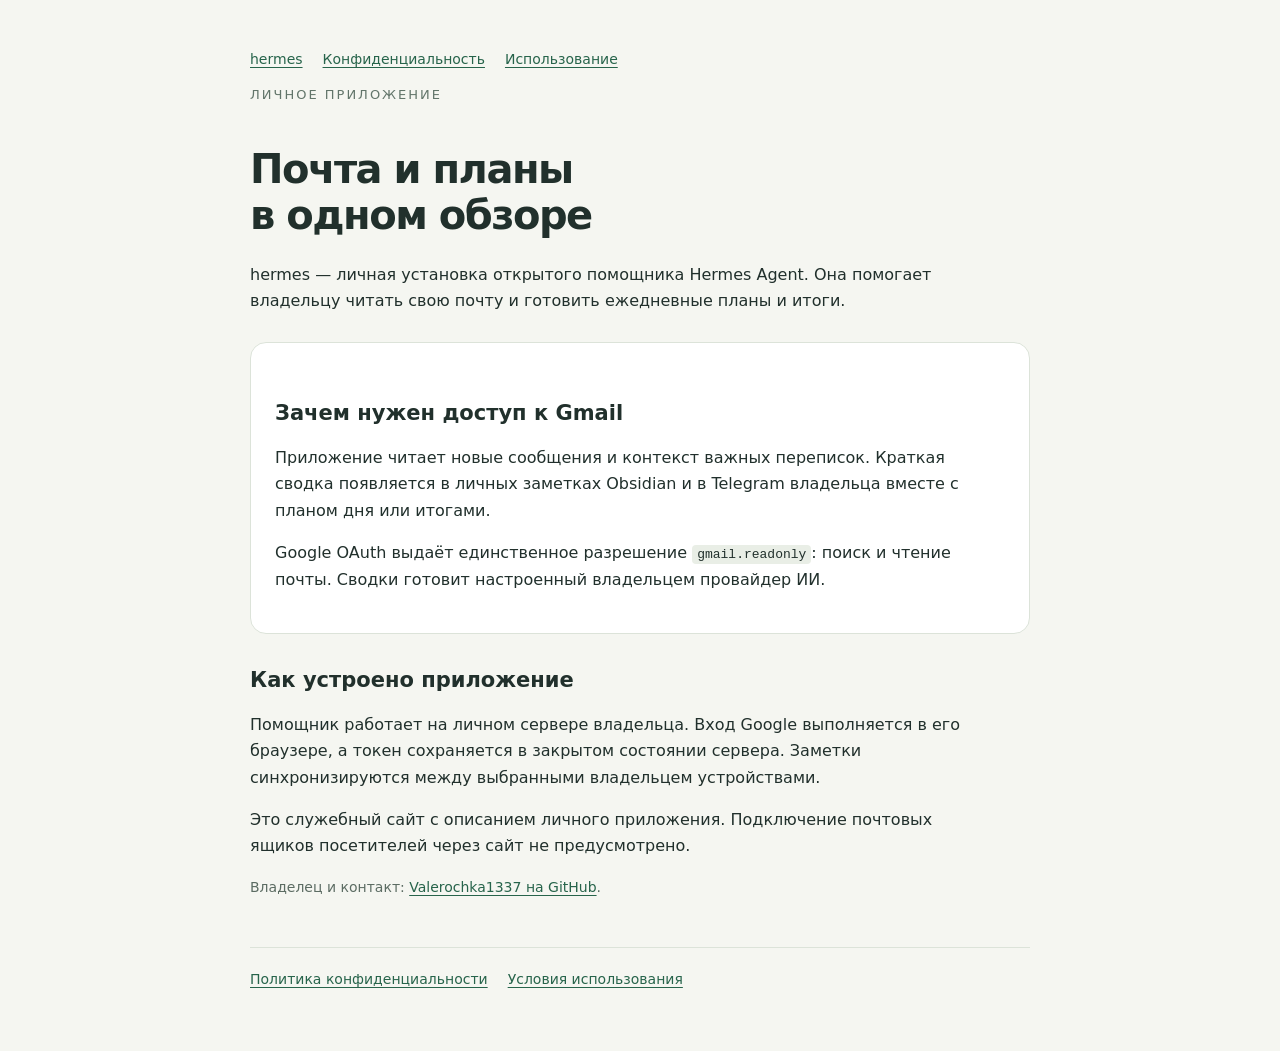
<file: index.html>
<!doctype html><html lang="ru"><head><meta charset="utf-8"><meta name="viewport" content="width=device-width,initial-scale=1"><title>hermes — личный помощник</title><link rel="stylesheet" href="style.css"></head><body>
<nav><a href="index.html">hermes</a><a href="privacy.html">Конфиденциальность</a><a href="terms.html">Использование</a></nav>
<main><p class="eyebrow">Личное приложение</p><h1>Почта и планы<br>в одном обзоре</h1>
<p>hermes — личная установка открытого помощника Hermes Agent. Она помогает владельцу читать свою почту и готовить ежедневные планы и итоги.</p>
<section class="card"><h2>Зачем нужен доступ к Gmail</h2><p>Приложение читает новые сообщения и контекст важных переписок. Краткая сводка появляется в личных заметках Obsidian и в Telegram владельца вместе с планом дня или итогами.</p><p>Google OAuth выдаёт единственное разрешение <code>gmail.readonly</code>: поиск и чтение почты. Сводки готовит настроенный владельцем провайдер ИИ.</p></section>
<h2>Как устроено приложение</h2><p>Помощник работает на личном сервере владельца. Вход Google выполняется в его браузере, а токен сохраняется в закрытом состоянии сервера. Заметки синхронизируются между выбранными владельцем устройствами.</p>
<p>Это служебный сайт с описанием личного приложения. Подключение почтовых ящиков посетителей через сайт не предусмотрено.</p>
<p class="muted">Владелец и контакт: <a href="https://github.com/Valerochka1337">Valerochka1337 на GitHub</a>.</p></main>
<footer><a href="privacy.html">Политика конфиденциальности</a><a href="terms.html">Условия использования</a></footer></body></html>
</file>
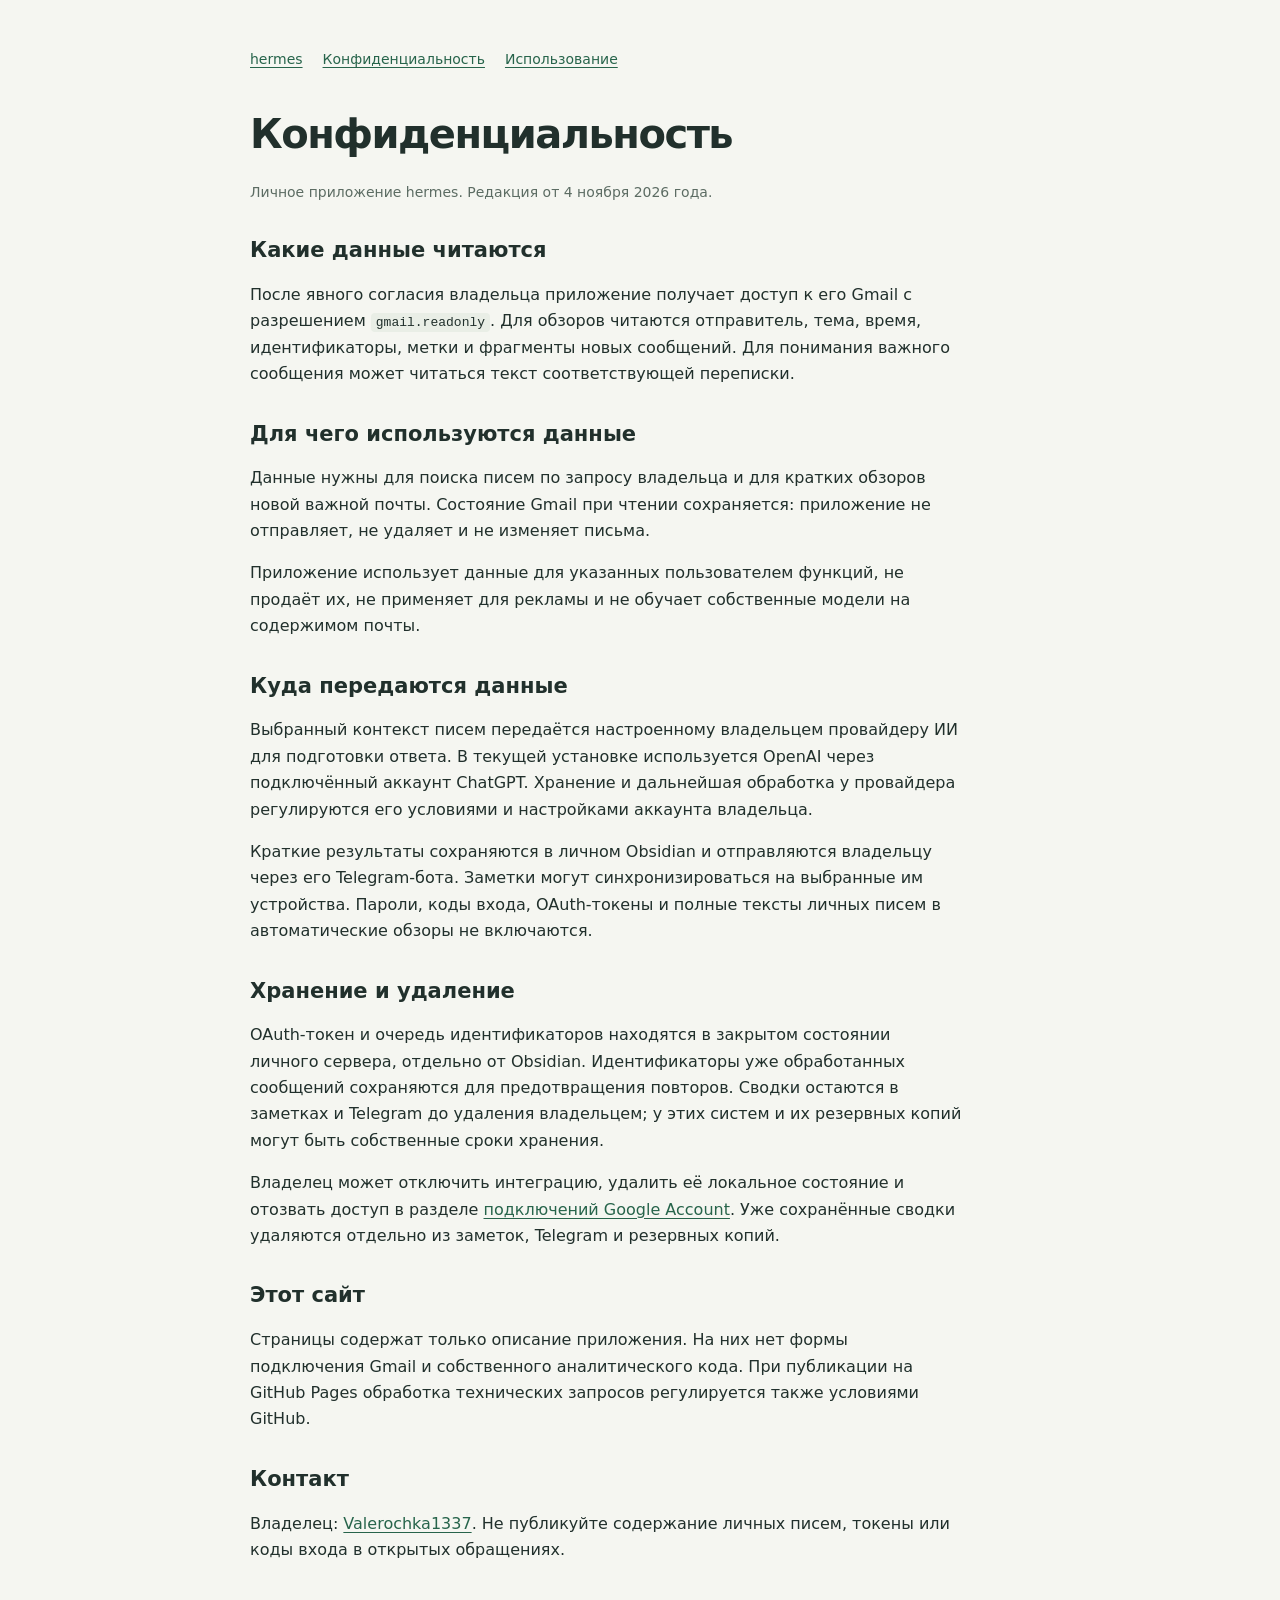
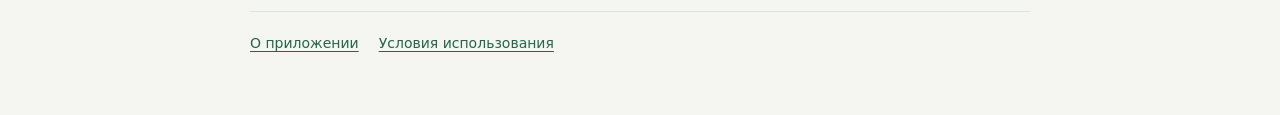
<file: privacy.html>
<!doctype html><html lang="ru"><head><meta charset="utf-8"><meta name="viewport" content="width=device-width,initial-scale=1"><title>Конфиденциальность — hermes</title><link rel="stylesheet" href="style.css"></head><body>
<nav><a href="index.html">hermes</a><a href="privacy.html">Конфиденциальность</a><a href="terms.html">Использование</a></nav>
<main><h1>Конфиденциальность</h1><p class="muted">Личное приложение hermes. Редакция от 4 ноября 2026 года.</p>
<h2>Какие данные читаются</h2><p>После явного согласия владельца приложение получает доступ к его Gmail с разрешением <code>gmail.readonly</code>. Для обзоров читаются отправитель, тема, время, идентификаторы, метки и фрагменты новых сообщений. Для понимания важного сообщения может читаться текст соответствующей переписки.</p>
<h2>Для чего используются данные</h2><p>Данные нужны для поиска писем по запросу владельца и для кратких обзоров новой важной почты. Состояние Gmail при чтении сохраняется: приложение не отправляет, не удаляет и не изменяет письма.</p><p>Приложение использует данные для указанных пользователем функций, не продаёт их, не применяет для рекламы и не обучает собственные модели на содержимом почты.</p>
<h2>Куда передаются данные</h2><p>Выбранный контекст писем передаётся настроенному владельцем провайдеру ИИ для подготовки ответа. В текущей установке используется OpenAI через подключённый аккаунт ChatGPT. Хранение и дальнейшая обработка у провайдера регулируются его условиями и настройками аккаунта владельца.</p><p>Краткие результаты сохраняются в личном Obsidian и отправляются владельцу через его Telegram-бота. Заметки могут синхронизироваться на выбранные им устройства. Пароли, коды входа, OAuth-токены и полные тексты личных писем в автоматические обзоры не включаются.</p>
<h2>Хранение и удаление</h2><p>OAuth-токен и очередь идентификаторов находятся в закрытом состоянии личного сервера, отдельно от Obsidian. Идентификаторы уже обработанных сообщений сохраняются для предотвращения повторов. Сводки остаются в заметках и Telegram до удаления владельцем; у этих систем и их резервных копий могут быть собственные сроки хранения.</p><p>Владелец может отключить интеграцию, удалить её локальное состояние и отозвать доступ в разделе <a href="https://myaccount.google.com/connections">подключений Google Account</a>. Уже сохранённые сводки удаляются отдельно из заметок, Telegram и резервных копий.</p>
<h2>Этот сайт</h2><p>Страницы содержат только описание приложения. На них нет формы подключения Gmail и собственного аналитического кода. При публикации на GitHub Pages обработка технических запросов регулируется также условиями GitHub.</p>
<h2>Контакт</h2><p>Владелец: <a href="https://github.com/Valerochka1337">Valerochka1337</a>. Не публикуйте содержание личных писем, токены или коды входа в открытых обращениях.</p></main>
<footer><a href="index.html">О приложении</a><a href="terms.html">Условия использования</a></footer></body></html>
</file>
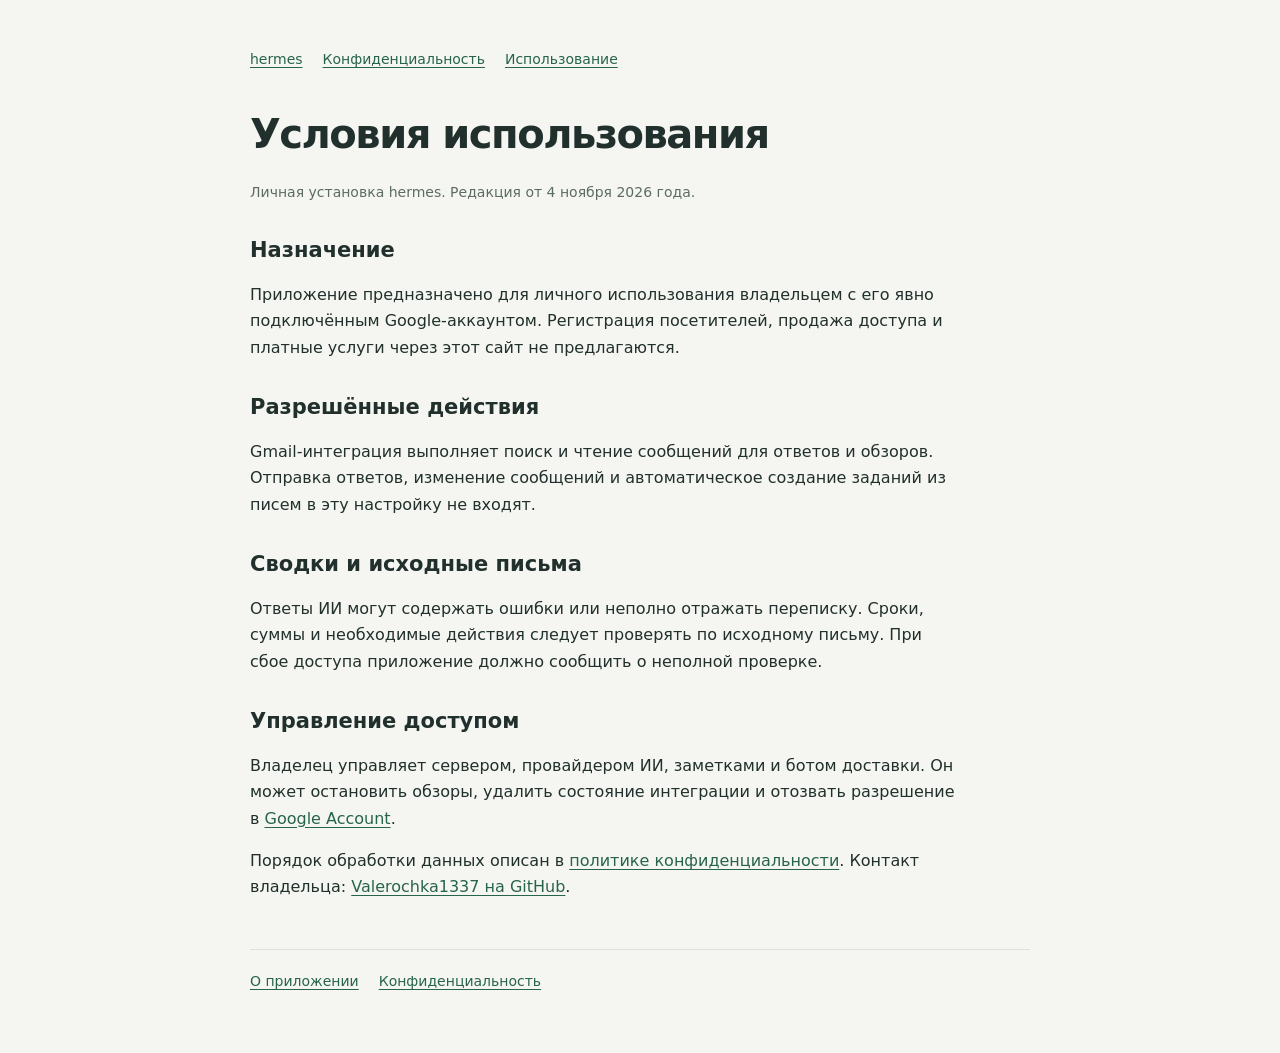
<file: terms.html>
<!doctype html><html lang="ru"><head><meta charset="utf-8"><meta name="viewport" content="width=device-width,initial-scale=1"><title>Использование — hermes</title><link rel="stylesheet" href="style.css"></head><body>
<nav><a href="index.html">hermes</a><a href="privacy.html">Конфиденциальность</a><a href="terms.html">Использование</a></nav>
<main><h1>Условия использования</h1><p class="muted">Личная установка hermes. Редакция от 4 ноября 2026 года.</p>
<h2>Назначение</h2><p>Приложение предназначено для личного использования владельцем с его явно подключённым Google-аккаунтом. Регистрация посетителей, продажа доступа и платные услуги через этот сайт не предлагаются.</p>
<h2>Разрешённые действия</h2><p>Gmail-интеграция выполняет поиск и чтение сообщений для ответов и обзоров. Отправка ответов, изменение сообщений и автоматическое создание заданий из писем в эту настройку не входят.</p>
<h2>Сводки и исходные письма</h2><p>Ответы ИИ могут содержать ошибки или неполно отражать переписку. Сроки, суммы и необходимые действия следует проверять по исходному письму. При сбое доступа приложение должно сообщить о неполной проверке.</p>
<h2>Управление доступом</h2><p>Владелец управляет сервером, провайдером ИИ, заметками и ботом доставки. Он может остановить обзоры, удалить состояние интеграции и отозвать разрешение в <a href="https://myaccount.google.com/connections">Google Account</a>.</p>
<p>Порядок обработки данных описан в <a href="privacy.html">политике конфиденциальности</a>. Контакт владельца: <a href="https://github.com/Valerochka1337">Valerochka1337 на GitHub</a>.</p></main>
<footer><a href="index.html">О приложении</a><a href="privacy.html">Конфиденциальность</a></footer></body></html>
</file>
<file: style.css>
:root{font-family:system-ui,-apple-system,sans-serif;color:#21302c;background:#f5f6f1;line-height:1.65}body{max-width:780px;margin:auto;padding:48px 24px 60px}nav,footer{display:flex;flex-wrap:wrap;gap:20px;font-size:14px}a{color:#27644b;text-underline-offset:3px}h1{font-size:40px;line-height:1.15;letter-spacing:-1.5px;margin:40px 0 24px}h2{font-size:21px;line-height:1.35;margin-top:32px}p,li{max-width:70ch}.eyebrow{font-size:13px;letter-spacing:2px;text-transform:uppercase;color:#62756a}.card{background:#fff;border:1px solid #dce3d9;border-radius:16px;padding:24px;margin:28px 0}.muted{color:#5c6c63;font-size:14px}footer{margin-top:48px;border-top:1px solid #dce3d9;padding-top:20px}code{background:#e9eee6;padding:2px 5px;border-radius:4px}@media(max-width:560px){body{padding:28px 20px}h1{font-size:32px}.card{padding:20px}}
</file>
